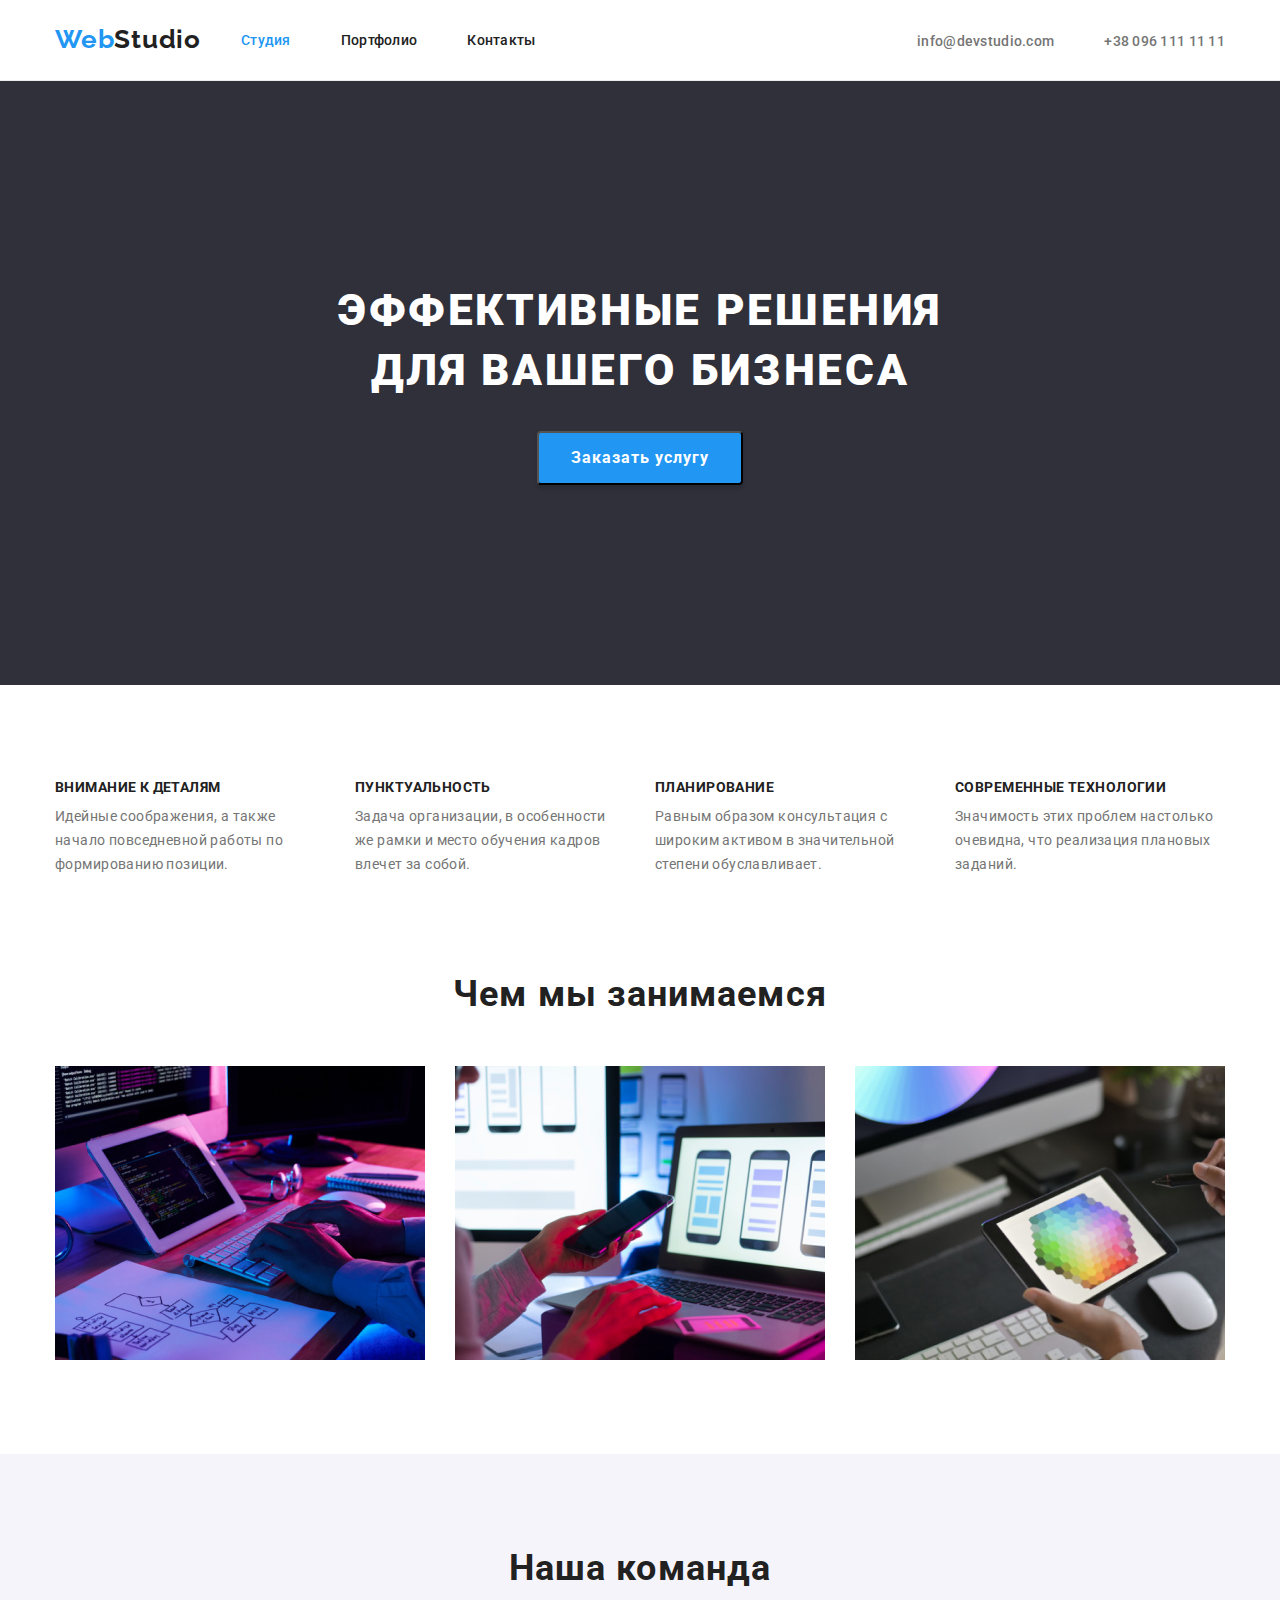
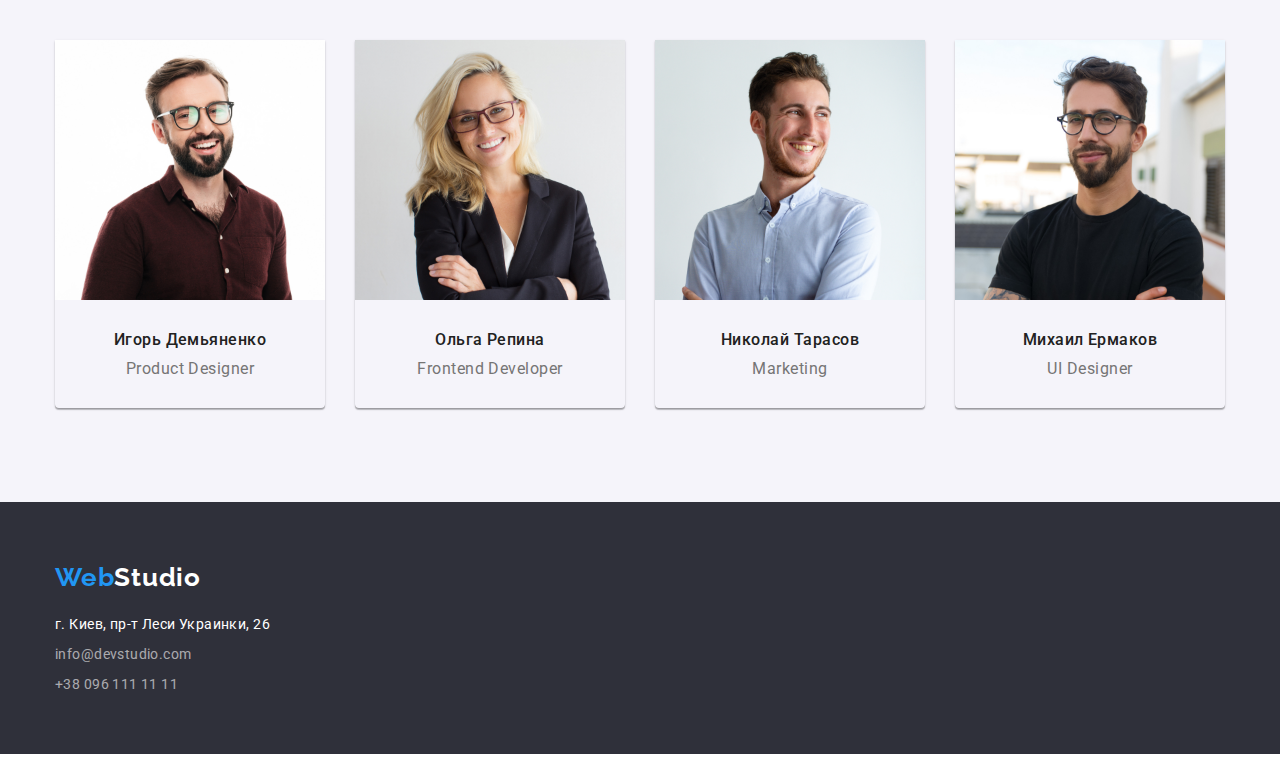
<file: index.html>
<!DOCTYPE html>
<html lang="ru">
<head>
    <meta charset="UTF-8">
    <meta name="viewport" content="width=device-width, initial-scale=1.0">
    <title>Студия</title>
    
    
    <link rel="preconnect" href="https://fonts.gstatic.com">
    <link href="https://fonts.googleapis.com/css2?family=Raleway:wght@700&family=Roboto:wght@400;500;700;900&display=swap"
        rel="stylesheet">
    <link rel="stylesheet" href="https://cdnjs.cloudflare.com/ajax/libs/modern-normalize/1.0.0/modern-normalize.css"
    integrity="sha512-Zx6MlUMKSVJoQ+83OwhdILe8cSEsCzfqThJd7J/VA2UrK6Ctj85p+xzqfyuNXE5B1k25uUdmJ2OzItbBy9GHAQ=="
    иcrossorigin="anonymous" />
    <link rel="stylesheet" href="./styles.css" />
</head>
<body>
    <!-- HEADER -->
    <header class="header"> 
        <div class="conteiner main-nav">
        <nav class="navigation">
            <a class="logotype" href="./index.html"  lang="en">
                <span class="logo-part-one">Web</span>Studio
            </a>        
            <ul class="navigation-list">
                <li class="navigation-list-item">
                    <a class="navigation-list-link current" href="#">Студия</a>        
                </li>
                <li class="navigation-list-item">
                    <a class="navigation-list-link" href="./portfolio.html">Портфолио</a>
                </li> 
                <li class="navigation-list-item">
                    <a class="navigation-list-link" href="#">Контакты</a>
                </li>
            </ul>
        </nav>
        <ul class="contact-header-list">
           <li class="contact-header-item">
               <a class="mail-link-header" href="mailto:info@devstudio.com">info@devstudio.com</a>
           </li>
           <li class="contact-header-item">    
                <a class="tel-link-header" href="tel:+380961111111">+38 096 111 11 11</a>
           </li> 
        </ul>   
    </div>   
    </header>
    <main>

        <!-- HERO -->
        <section class="hero">
            <div class="conteiner">
            <h1 class="hero-title">Эффективные решения для вашего бизнеса</h1>
            <button class="modal-btn" type="button">Заказать услугу</button>
            </div>
        </section>


        <!-- BENEFITS -->
        <section class="benefits">
            <div class="conteiner">
            <h2 class="visually-hidden" >Приемущества</h2>
            <ul class="benefits-list">
                <li class="benefits-list-item">
                    <h3 class="benefits-title">Внимание к деталям</h3>
                    <p class="benefits-description">Идейные соображения, а также начало повседневной работы по формированию позиции.</p>                    
                </li>
                <li class="benefits-list-item">
                    <h3 class="benefits-title">Пунктуальность</h3>
                    <p class="benefits-description">Задача организации, в особенности же рамки и место обучения кадров влечет за собой.</p>                    
                </li>
                <li class="benefits-list-item">
                    <h3 class="benefits-title">Планирование</h3>
                    <p class="benefits-description">Равным образом консультация с широким активом в значительной степени обуславливает.</p>                    
                </li>
                <li class="benefits-list-item">
                    <h3 class="benefits-title">Современные технологии</h3>
                    <p class="benefits-description">Значимость этих проблем настолько очевидна, что реализация плановых заданий.</p>                    
                </li>
            </ul>
            </div>
        </section>

        <!-- ABOUT US -->
        <section class="about">
            <div class="conteiner">
            <h2 class="title">Чем мы занимаемся</h2>
            <ul class="about-list">
                <li class="about-list-item">
                    <img class="about-img" src="img/box_1.jpg" alt="разработчик пишет код" width="370" height="294">
                </li>
                <li class="about-list-item">
                    <img class="about-img" src="img/box_2.jpg" alt="работник оптимизирует приложение для смартфонов" width="370" height="294">
                </li>
                <li class="about-list-item">
                    <img class="about-img" src="img/box_3.jpg" alt="дизайнер выбырает цвет" width="370" height="294">
                </li>
            </ul>
            </div>
        </section>

        <!-- TEAM -->
        <section class="team">
            <div class="conteiner">
            <h2 class="title">Наша команда</h2>
            <ul class="team-list">
                <li class="team-list-card">
                    <img class="team-img" src="img/team_card_1.jpg" alt="" width="270" height="260">
                    <h3 class="team-subtitle">Игорь Демьяненко</h3>
                    <p class="team-description">Product Designer</p>
                </li>
                <li class="team-list-card">
                    <img class="team-img" src="img/team_card_2.jpg" alt="" width="270" height="260">
                    <h3 class="team-subtitle">Ольга Репина</h3>
                    <p  class="team-description">Frontend Developer</p>
                </li>
                <li class="team-list-card">
                    <img class="team-img" src="img/team_card_3.jpg" alt="" width="270" height="260">
                    <h3 class="team-subtitle">Николай Тарасов</h3>
                    <p  class="team-description">Marketing</p>
                </li>
                <li class="team-list-card">
                    <img class="team-img" src="img/team_card_4.jpg" alt="" width="270" height="260">
                    <h3 class="team-subtitle">Михаил Ермаков</h3>
                    <p class="team-description">UI Designer</p>
                </li>
            </ul>
            </div>
        </section>
    </main>

    <!-- FOOTER -->
    <footer class="footer">
        <div class="conteiner">
        <a class="logotype-footer" href="./index.html" lang="en">
            <span class="logo-part-one">Web</span>Studio
        </a>
        <address class="contacs">
            <ul class="contact-footer-list">                
                <li class="contact-footer-item">
                    <a class="map-link-footer" href="https://goo.gl/maps/ABbswX1ivT6hStLS6">г. Киев, пр-т Леси Украинки, 26</a>
                </li>
                <li class="contact-footer-item">
                    <a class="mail-link-footer" href="mailto:info@devstudio.com">info@devstudio.com</a>
                </li>
                <li class="contact-footer-item">
                    <a class="phone-link-footer" href="tel:+380961111111">+38 096 111 11 11</a>
                </li>
            </ul>
        </address>
</div>
    </footer>    
</body>
</html>
</file>
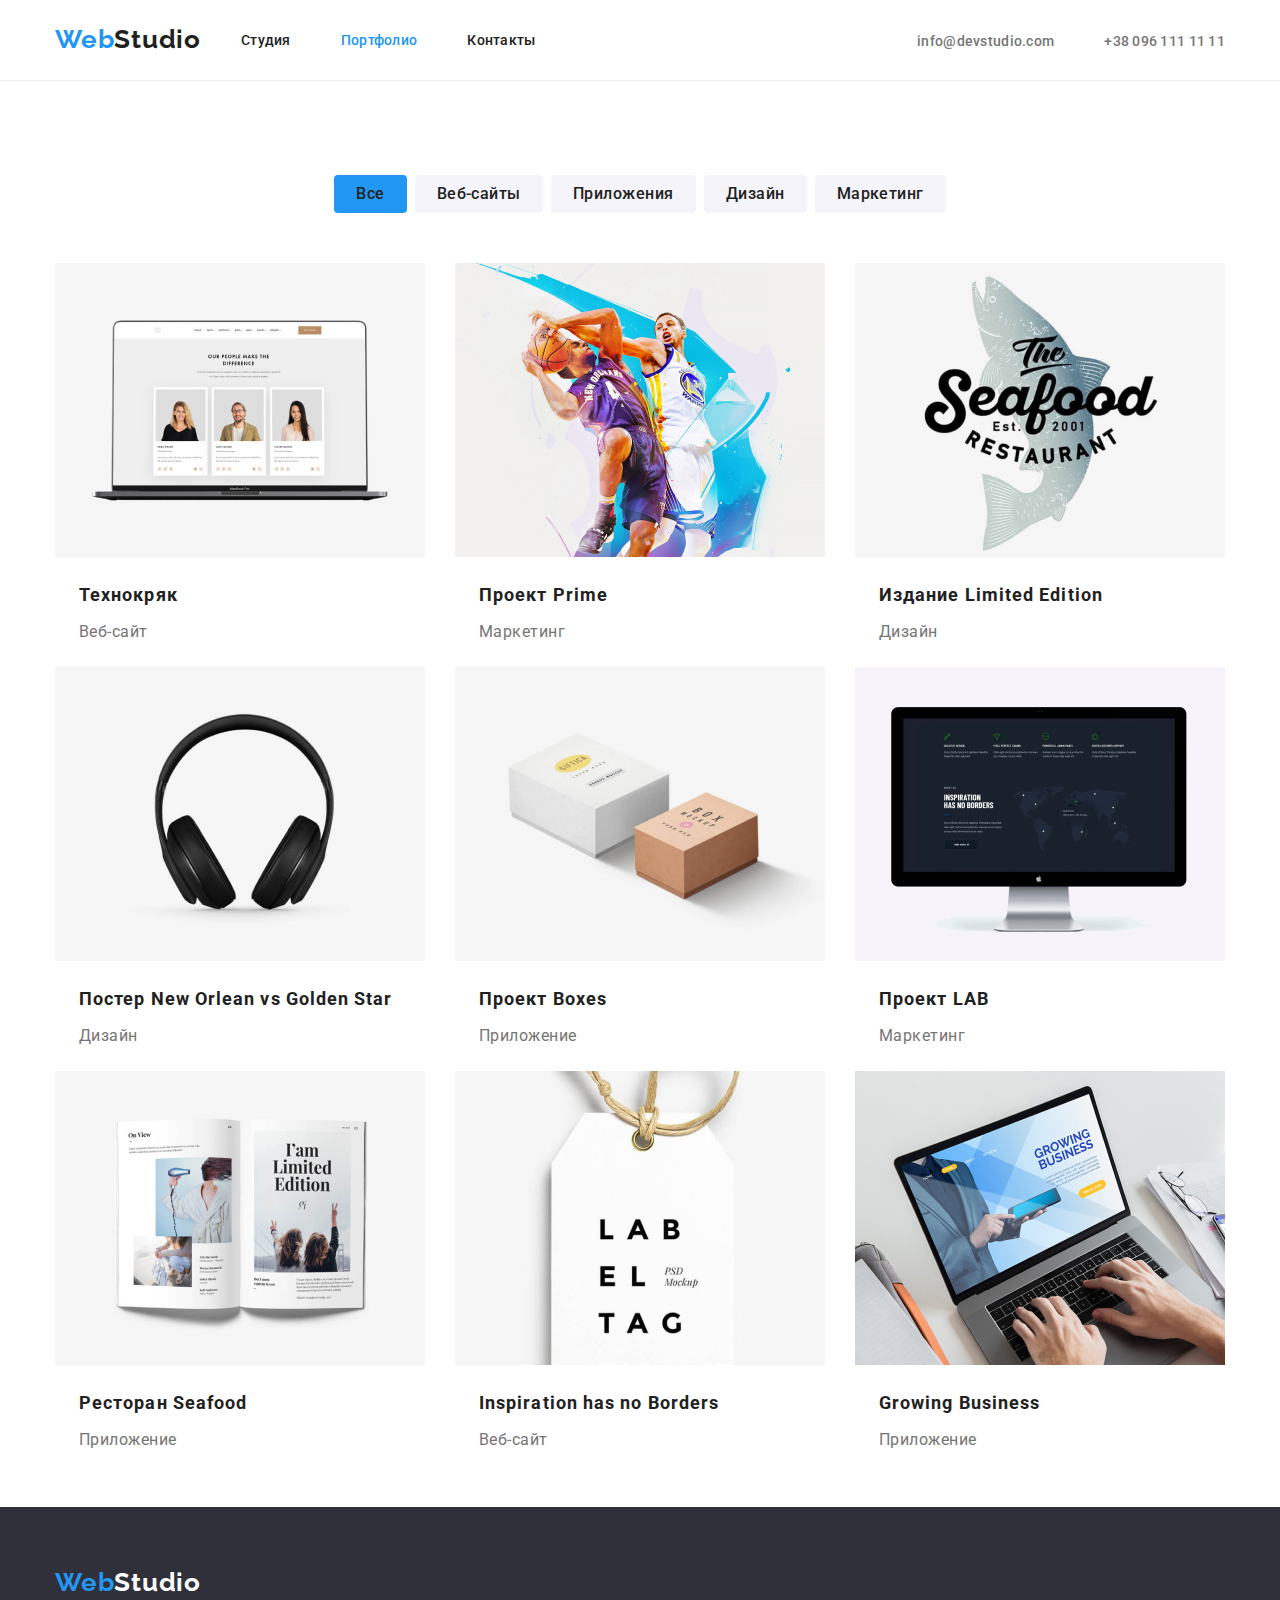
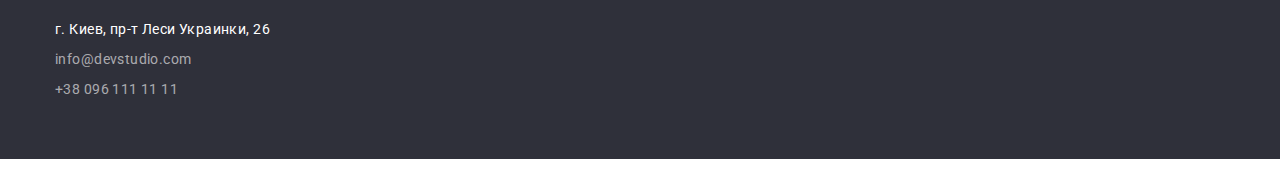
<file: portfolio.html>
<!DOCTYPE html>
<html lang="en">
<head>
    <meta charset="UTF-8">
    <meta name="viewport" content="width=device-width, initial-scale=1.0">
    <title>Портфолио</title>
    <link rel="stylesheet" href="https://cdnjs.cloudflare.com/ajax/libs/modern-normalize/1.0.0/modern-normalize.css"
        integrity="sha512-Zx6MlUMKSVJoQ+83OwhdILe8cSEsCzfqThJd7J/VA2UrK6Ctj85p+xzqfyuNXE5B1k25uUdmJ2OzItbBy9GHAQ=="
        иcrossorigin="anonymous" />
    <link rel="stylesheet" href="./styles.css" />
    <link rel="preconnect" href="https://fonts.gstatic.com">
    <link href="https://fonts.googleapis.com/css2?family=Raleway:wght@700&family=Roboto:wght@400;500;700;900&display=swap"
        rel="stylesheet">
</head>
<body>
    <!-- HEADER -->
    <header class="header">
        <div class="conteiner main-nav">
        <nav class="navigation">
            <a class="logotype" href="./index.html" lang="en">
                <span class="logo-part-one">Web</span>Studio
            </a>
            <ul class="navigation-list">
                <li class="navigation-list-item">
                    <a class="navigation-list-link" href="index.html">Студия</a>
                </li>
                <li class="navigation-list-item">
                    <a class="navigation-list-link current" href="portfolio.html">Портфолио</a>
                </li>
                <li class="navigation-list-item">
                    <a class="navigation-list-link" href="#">Контакты</a>
                </li>
            </ul>
        </nav>
        <ul class="contact-header-list">
            <li class="contact-header-item">
                <a class="mail-link-header" href="mailto:info@devstudio.com">info@devstudio.com</a>
            </li>
            <li class="contact-header-item">
                <a class="tel-link-header" href="tel:+380961111111">+38 096 111 11 11</a>
            </li>
        </ul>
        </div>
    </header>
    <main>

        <!-- FILTER -->
        <section class="filter">
            <div class="conteiner">
            <h1 class="visually-hidden">Filter</h1>
            <ul class="filter-list">
            <li class="filter-list-item">
                <button type="button" class="filter-button activ">Все                    
                </button>                
            </li>
            <li class="filter-list-item">
                <button type="button" class="filter-button">Веб-сайты</button>
            </li>
            <li class="filter-list-item">
                <button type="button" class="filter-button">Приложения</button>
            </li>
            <li class="filter-list-item">
                <button type="button" class="filter-button">Дизайн</button>
            </li class="filter-list-item">
            <li>
                <button type="button" class="filter-button">Маркетинг</button>
            </li>
            </ul>
    <!--PORTFOLIO  -->
            <ul class="portfolio-list">
                <li class="portfolio-list-item">
                    <a>
                    <img class="portfolio-img" src="./img/prt_1.jpg" alt="ноутбук показывает Веб-сайт" width="370" height="294">
                    <h2 class="portfolio-subtitle">Технокряк</h2>
                    <p class="portfolio-description">Веб-сайт</p>
                    </a>
                </li>
                <li class="portfolio-list-item">
                    <a class="portfolio-link">
                    <img class="portfolio-img" src="./img/prt_2.jpg" alt="два баскетболиста играют в баскетбол" width="370" height="294">
                    <h2 class="portfolio-subtitle">Проект Prime</h2>
                    <p class="portfolio-description">Маркетинг</p>
                    </a>
                </li>
                <li class="portfolio-list-item">
                    <a class="portfolio-link">
                    <img class="portfolio-img" src="./img/prt_3.jpg" alt="логотип рыбного ресторана" width="370" height="294">
                    <h2 class="portfolio-subtitle">Издание Limited Edition</h2>
                    <p class="portfolio-description">Дизайн</p>
                    </a>
                </li>
                <li class="portfolio-list-item">
                    <a class="portfolio-link">         
                    <img class="portfolio-img" src="./img/prt_4.jpg" alt="наушники" width="370" height="294">
                    <h2 class="portfolio-subtitle">Постер New Orlean vs Golden Star</h2>
                    <p class="portfolio-description">Дизайн</p>
                    </a>
                </li>
                <li class="portfolio-list-item"><a class="portfolio-link">
                    <img class="portfolio-img" src="./img/prt_5.jpg" alt="две картонные коробки" width="370" height="294">
                    <h2 class="portfolio-subtitle">Проект Boxes</h2>
                    <p class="portfolio-description">Приложение</p>
                </a>
                </li>
                <li class="portfolio-list-item"><a class="portfolio-link">
                    <img class="portfolio-img" src="./img/prt_6.jpg" alt="мак" width="370" height="294">
                    <h2 class="portfolio-subtitle">Проект LAB</h2>
                    <p class="portfolio-description">Маркетинг</p>
                </a>
                </li>
                <li class="portfolio-list-item"><a class="portfolio-link">
                    <img class="portfolio-img" src="./img/prt_7.jpg" alt="женский журнал" width="370" height="294">
                    <h2 class="portfolio-subtitle">Ресторан Seafood</h2>
                    <p class="portfolio-description">Приложение</p>
                    </a>
                </li>
                <li class="portfolio-list-item"><a class="portfolio-link">
                    <img class="portfolio-img" src="./img/prt_8.jpg" alt="бирка" width="370" height="294">
                    <h2 class="portfolio-subtitle">Inspiration has no Borders</h2>
                    <p class="portfolio-description">Веб-сайт</p>
                    </a>
                </li>
                <li class="portfolio-list-item"><a class="portfolio-link">
                    <img class="portfolio-img" src="./img/prt_9.jpg" alt="руки на клавиатуре ноутбука" width="370" height="294">
                    <h2 class="portfolio-subtitle">Growing Business</h2>
                    <p class="portfolio-description">Приложение</p>
                    </a>
                </li>
            </ul>
        </div>
        </section>
    </main>
    <!-- FOOTER -->
    <footer class="footer">
        <div class="conteiner">
        <a class="logotype-footer" href="./index.html" lang="en">
            <span class="logo-part-one">Web</span>Studio
        </a>
        <address class="contacs">
            <ul class="contact-footer-list">
                <li class="contact-footer-item">
                    <a class="map-link-footer" href="https://goo.gl/maps/ABbswX1ivT6hStLS6">г. Киев, пр-т Леси Украинки,
                        26</a>
                </li>
                <li class="contact-footer-item">
                    <a class="mail-link-footer" href="mailto:info@devstudio.com">info@devstudio.com</a>
                </li>
                <li class="contact-footer-item">
                    <a class="phone-link-footer" href="tel:+380961111111">+38 096 111 11 11</a>
                </li>
            </ul>
        </address>
        </div>
    </footer>
</body>
</html>
</file>
<file: styles.css>
:root {
  --text-font: "Roboto", sans-serif;
  --logo-font: "Raleway", sans-serif;
  --accent-color: #2196f3;
  --title-text-color: #212121;
  --text-color: #757575;
  --accent-background: #2f303a;
  --second-text-color: #ffffff;
  --section-team-color: #f5f4fa;
}

/* Убираем маркировку ссылок */
ul {
  list-style-type: none;
}
/* Убираем подчеркивание у ссылок */
a {
  text-decoration: none;
}
/* Убираем курсив у адреса */
address {
  font-style: normal;
}
h1,h2,
h3,
h4,
h5,
h6,
p {
  margin: 0;
}
body {
  margin: 0;
  font-family: var(--text-font);
  color: var(--text-color);
}
html {
  box-sizing: border-box;
}
.conteiner {
  width: 1170px;
  margin-left: auto;
  margin-right: auto;
  padding-left: 15px;
  padding-right: 15px;
}
/* ========== HEADER ========== */
.header {
  border-bottom: 1px solid #ececec;
  min-height: 80px;
}
.navigation {
  display: flex;
}
.main-nav {
  display: flex;
  align-items: center;
}
.logotype {
  font-family: var(--logo-font);
  font-weight: 700;
  font-size: 26px;
  line-height: 1.192;
  letter-spacing: 0.03em;
  color: var(--title-text-color);
  height: 31px;
  padding-top: 24px;
  padding-bottom: 25px;
}
.logotype:focus,
.logotype:hover {
  color: var(--accent-color);
}
.logo-part-one {
  color: var(--accent-color);
}
.navigation-list {
  display: flex;
  margin: 0;
  align-items:center;
}
.navigation-list-item:not(:last-child) {
  margin-right: 50px;
}
.navigation-list-link {
  display: block;
  color: var(--title-text-color);
  font-weight: 500;
  font-size: 14px;
  line-height: 1.142;
  letter-spacing: 0.02em;
  padding-top: 21px;
  padding-bottom: 21px;
}

.navigation-list-link:hover,
.navigation-list-link:focus {
  color: var(--accent-color);
}
.navigation-list-link.current {
  color: var(--accent-color);
}
.contact-header-list {
  display: flex;
  margin-left: auto;
}
.contact-header-item:not(:last-child) {
  margin-right: 50px;
}
.mail-link-header,
.tel-link-header {
  color: var(--title-text-color);
  font-weight: 500;
  font-size: 14px;
  line-height: 1.142;
  letter-spacing: 0.02em;
  color: var(--text-color);
}
.mail-link-header:hover,
.mail-link-header:focus {
  color: var(--accent-color);
}
.tel-link-header:hover,
.tel-link-header:focus {
  color: var(--accent-color);
}
.main-nav {
  width: 1170px;
}
/* ========== END HEADER ========== */
/* ========== HERO ========== */

.hero {
  background-color: var(--accent-background);
  min-height: 200px;
  padding: 200px 0px;
  text-align: center;
}
.hero-title {
  max-width: 696px;
  margin-top: 0;
  margin-bottom: 30px;
  margin-left: auto;
  margin-right: auto;
  font-weight: 900;
  font-size: 44px;
  line-height: 1.363;
  letter-spacing: 0.06em;
  text-transform: uppercase;
  color: var(--second-text-color);
}
.modal-btn {
  font-family: inherit;
  font-weight: 700;
  font-size: 16px;
  line-height: 1.875;
  letter-spacing: 0.06em;
  color: var(--second-text-color);
  background-color: var(--accent-color);
  padding: 10px 32px;
  min-width: 200px;
  min-height: 50px;
  box-shadow: 0px 4px 4px rgba(0, 0, 0, 0.15);
  border-radius: 4px;
  top: 430px;
}
.modal-btn :hover,
.modal-btn :focus {
  color: var(--accent-color);
}
/* ========== END HERO ========== */
/* ========== BENEFITS ========== */
.benefits-list {
  display: flex;
  padding-left: 0;
  margin: 0;
  margin-top: 94px;
}
.benefits-list-item {
  min-height: 101px;
  min-width: 270px;
}

.benefits-title {
  color: var(--title-text-color);
  font-weight: 700;
  font-size: 14px;
  line-height: 1.142;
  letter-spacing: 0.03em;
  text-transform: uppercase;
  margin-bottom: 10px;
}
.benefits-description {
  font-weight: 400;
  font-size: 14px;
  line-height: 1.714;
  letter-spacing: 0.03em;
}
.benefits-list-item:not(:last-child) {
  margin-right: 30px;
}
/* ========== END BENEFITS  ========== */

/* ========== ABOUT US  ========== */

.about-list {
  display: flex;
  padding-left: 0;
  margin: 0;  
  margin-bottom: 94px;
}
.about-list-item {
  height: 294px;
}
.about-list-item:not(:last-child) {
  margin-right: 30px;
}
/* ========== END ABOUT US  ========== */

/* ========== TEAM  ========== */

.title {
  padding-top: 94px;
  margin-bottom: 50px;
  font-weight: 700;
  font-size: 36px;
  line-height: 1.166;
  text-align: center;
  letter-spacing: 0.03em;
  color: var(--title-text-color);
  min-height: 42px;
  margin-top: 0;
}
.team {
  background-color: var(--section-team-color);
  
}
.team-list {
  display: flex;
  padding-bottom: 94px;
  padding-left: 0;
  margin: 0;
}
.team-list-card {
  box-shadow: 0px 1px 3px rgba(0, 0, 0, 0.12), 0px 1px 1px rgba(0, 0, 0, 0.14),
    0px 2px 1px rgba(0, 0, 0, 0.2);
  border-radius: 0px 0px 4px 4px;
  padding-bottom: 30px;
}
.team-list-card:not(:last-child) {
  margin-right: 30px;
}
.team-subtitle {
  font-weight: 500;
  font-size: 16px;
  line-height: 1.187;
  text-align: center;
  letter-spacing: 0.03em;
  color: var(--title-text-color);
  margin-top: 30px;
}
.team-description {
  font-weight: 400;
  font-size: 16px;
  line-height: 1.187;
  text-align: center;
  letter-spacing: 0.03em;
  margin-top: 10px;
}
/* ==========  AND TEAM  ========== */
/* ==========  PORTFOLIO  ========== */
.visually-hidden:not(:focus):not(:active),
input[type="checkbox"].visually-hidden,
input[type="radio"].visually-hidden {
  position: absolute;
  width: 1px;
  height: 1px;
  margin: -1px;
  border: 0;
  padding: 0;
  white-space: nowrap;
  clip-path: inset(100%);
  clip: rect(0 0 0 0);
  overflow: hidden;}
  
.filter-list {
    margin-top: 0;
  padding-left: 0;
  display: flex;
  justify-content: center;
  margin-bottom: 34px;
}
.filter-list-item:not(:last-child) {
  margin-right: 8px;
}
.filter-button {
  border: none;
  background: #f5f4fa;
  border-radius: 4px;
  padding: 6px 22px;
  cursor: pointer;
  font-family: inherit;
  font-weight: 500;
  font-size: 16px;
  line-height: 1.625;
  color: var(--title-text-color);
  text-align: center;
  letter-spacing: 0.03em;
  
}
.filter-list-item {
    margin-bottom: 16px;
}

.filter {
  padding-top: 94px;
  padding-bottom: 16px;
}

.portfolio-list {
  display: flex;
  flex-wrap: wrap;
  padding-left: 0;
  margin-top: 0;
  box-sizing: border-box;
}

.portfolio-list-item:not(:nth-child(3n + 3)) {
  margin-right: 30px;
}
.activ {
  background-color: var(--accent-color);
}
.filter-button:hover,
.filter-button:focus {
  color: var(--second-text-color);
  background-color: var(--accent-color);
}
.portfolio-subtitle {
  font-weight: 700;
  font-size: 18px;
  line-height: 2;
  letter-spacing: 0.06em;
  color: var(--title-text-color);
  margin-top: 20px;
  margin-right: 24px;
  margin-left: 24px;
  margin-bottom: 4px;
}
.portfolio-description {
  font-weight: 400;
  font-size: 16px;
  line-height: 1.875;
  letter-spacing: 0.03em;
  
  margin-right: 24px;
  margin-left: 24px;
  margin-bottom: 20px;
}
img {
    display: block;
    max-width: 100%;
    height: auto;
}
/* ==========  AND PORTFOLIO  ========== */
/* ==========  FOOTER  ========== */
.footer {
  background-color: var(--accent-background);
}
.logotype-footer {
  display: block;
  font-family: var(--logo-font);
  font-weight: 700;
  font-size: 26px;
  line-height: 1.192;
  letter-spacing: 0.03em;
  color: var(--second-text-color);

  height: 31px;
  padding-top: 60px;
  padding-bottom: 20px;
  width: 145px;
}
.contact-footer-list {
  padding-left: 0;
  margin-top: 0;
  padding-bottom: 60px;
}
.logotype-footer:focus,
.logotype-footer:hover {
  color: var(--accent-color);
}

.contact-footer-item a:hover,
.contact-footer-item a:focus {
  color: var(--accent-color);
}
.map-link-footer {
  font-weight: 400;
  font-size: 14px;
  line-height: 1.714;
  letter-spacing: 0.03em;
  color: var(--second-text-color);
}
.mail-link-footer,
.phone-link-footer {
  font-weight: 400;
  font-size: 14px;
  line-height: 1.714;
  letter-spacing: 0.03em;
  color: rgba(255, 255, 255, 0.6);
}
.contact-footer-item:not(:last-child) {
  margin-bottom: 9px;
}
.contact-footer-item {
  height: 21px;
}
/* ==========  AND FOOTER  ========== */ ;
</file>
